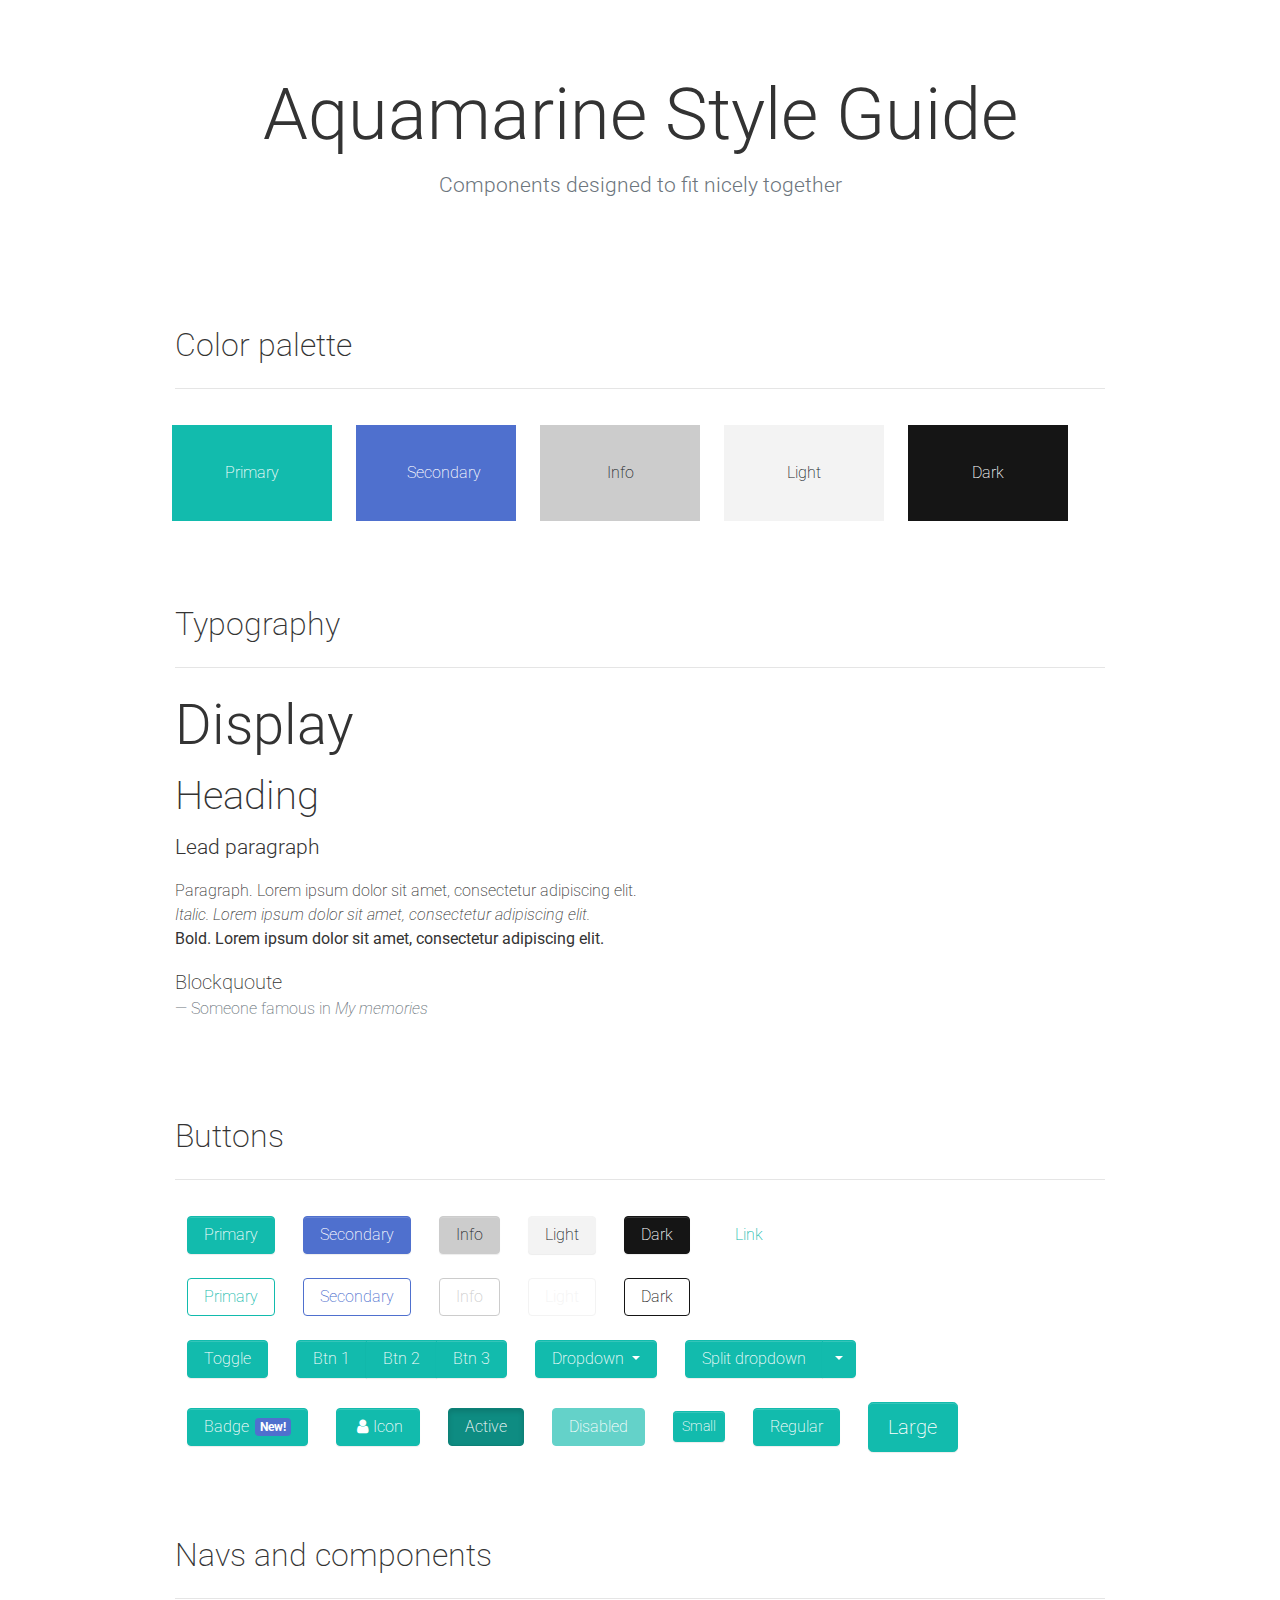
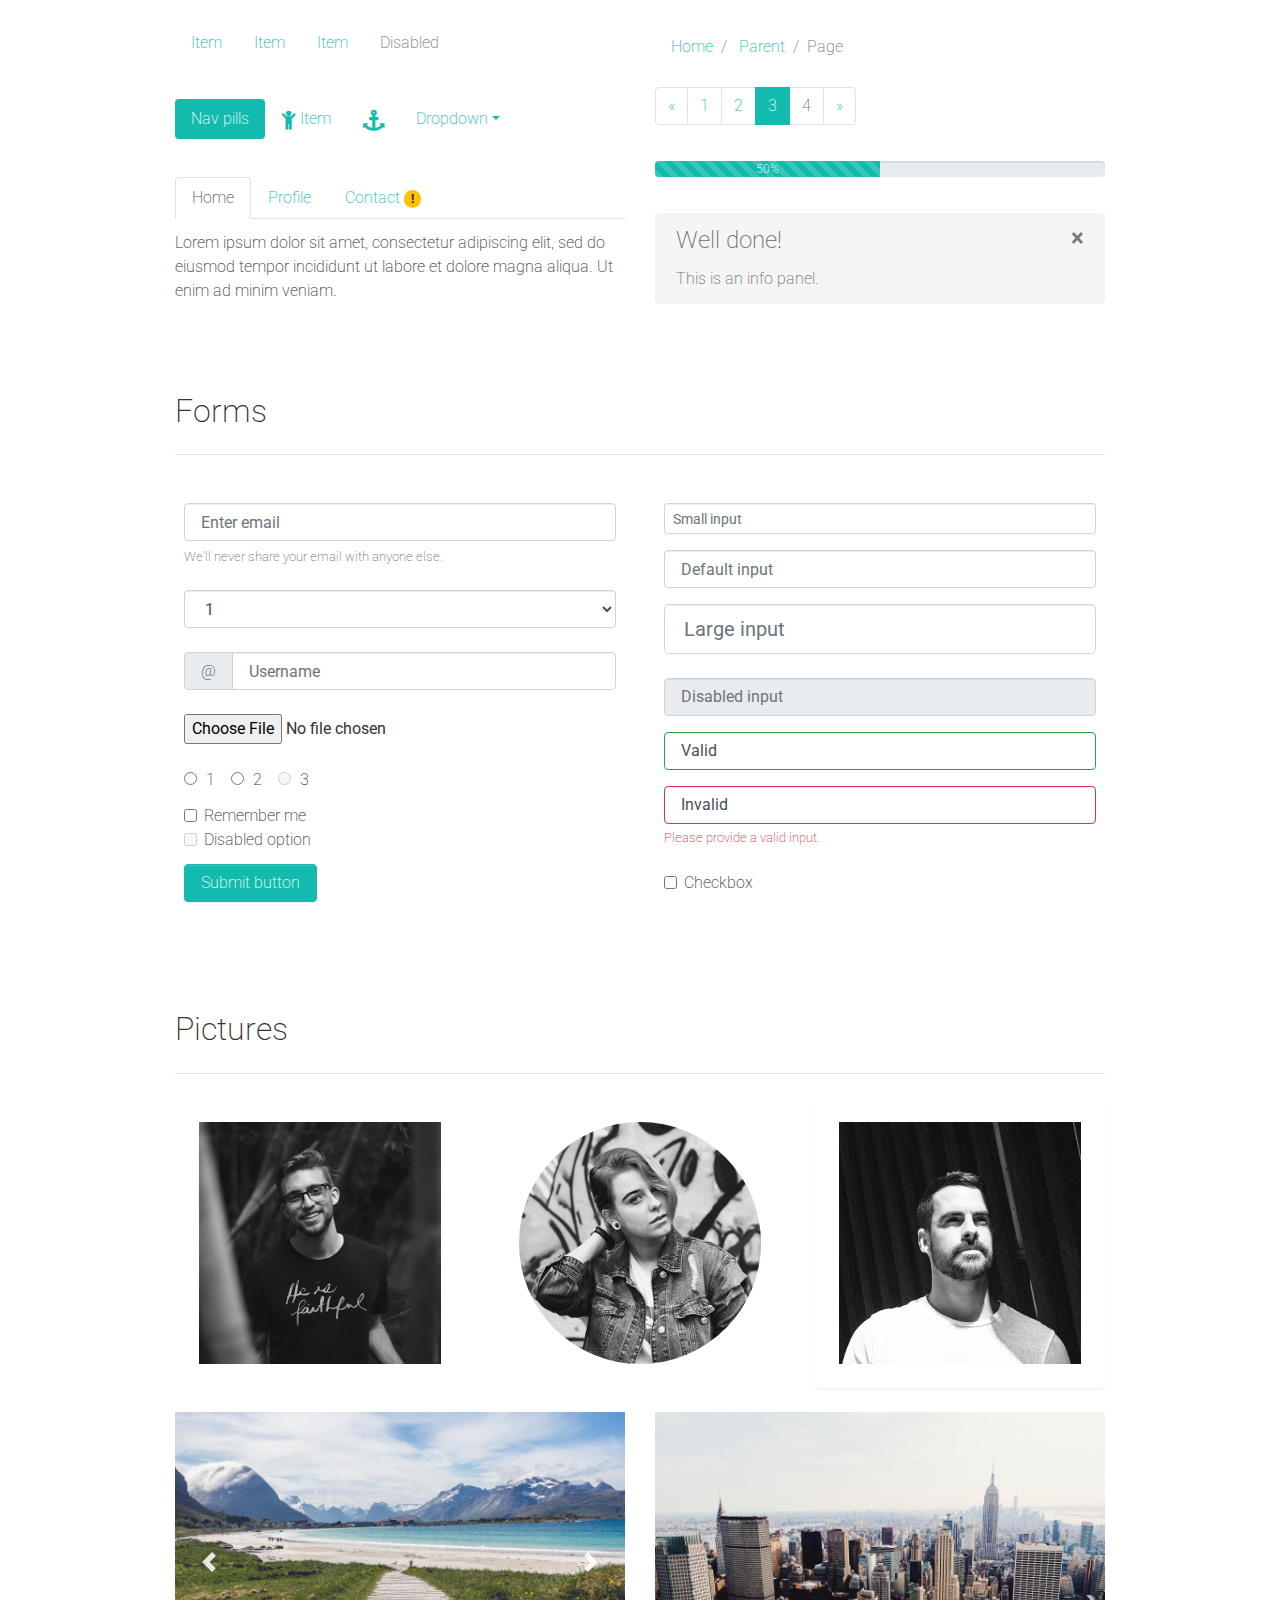
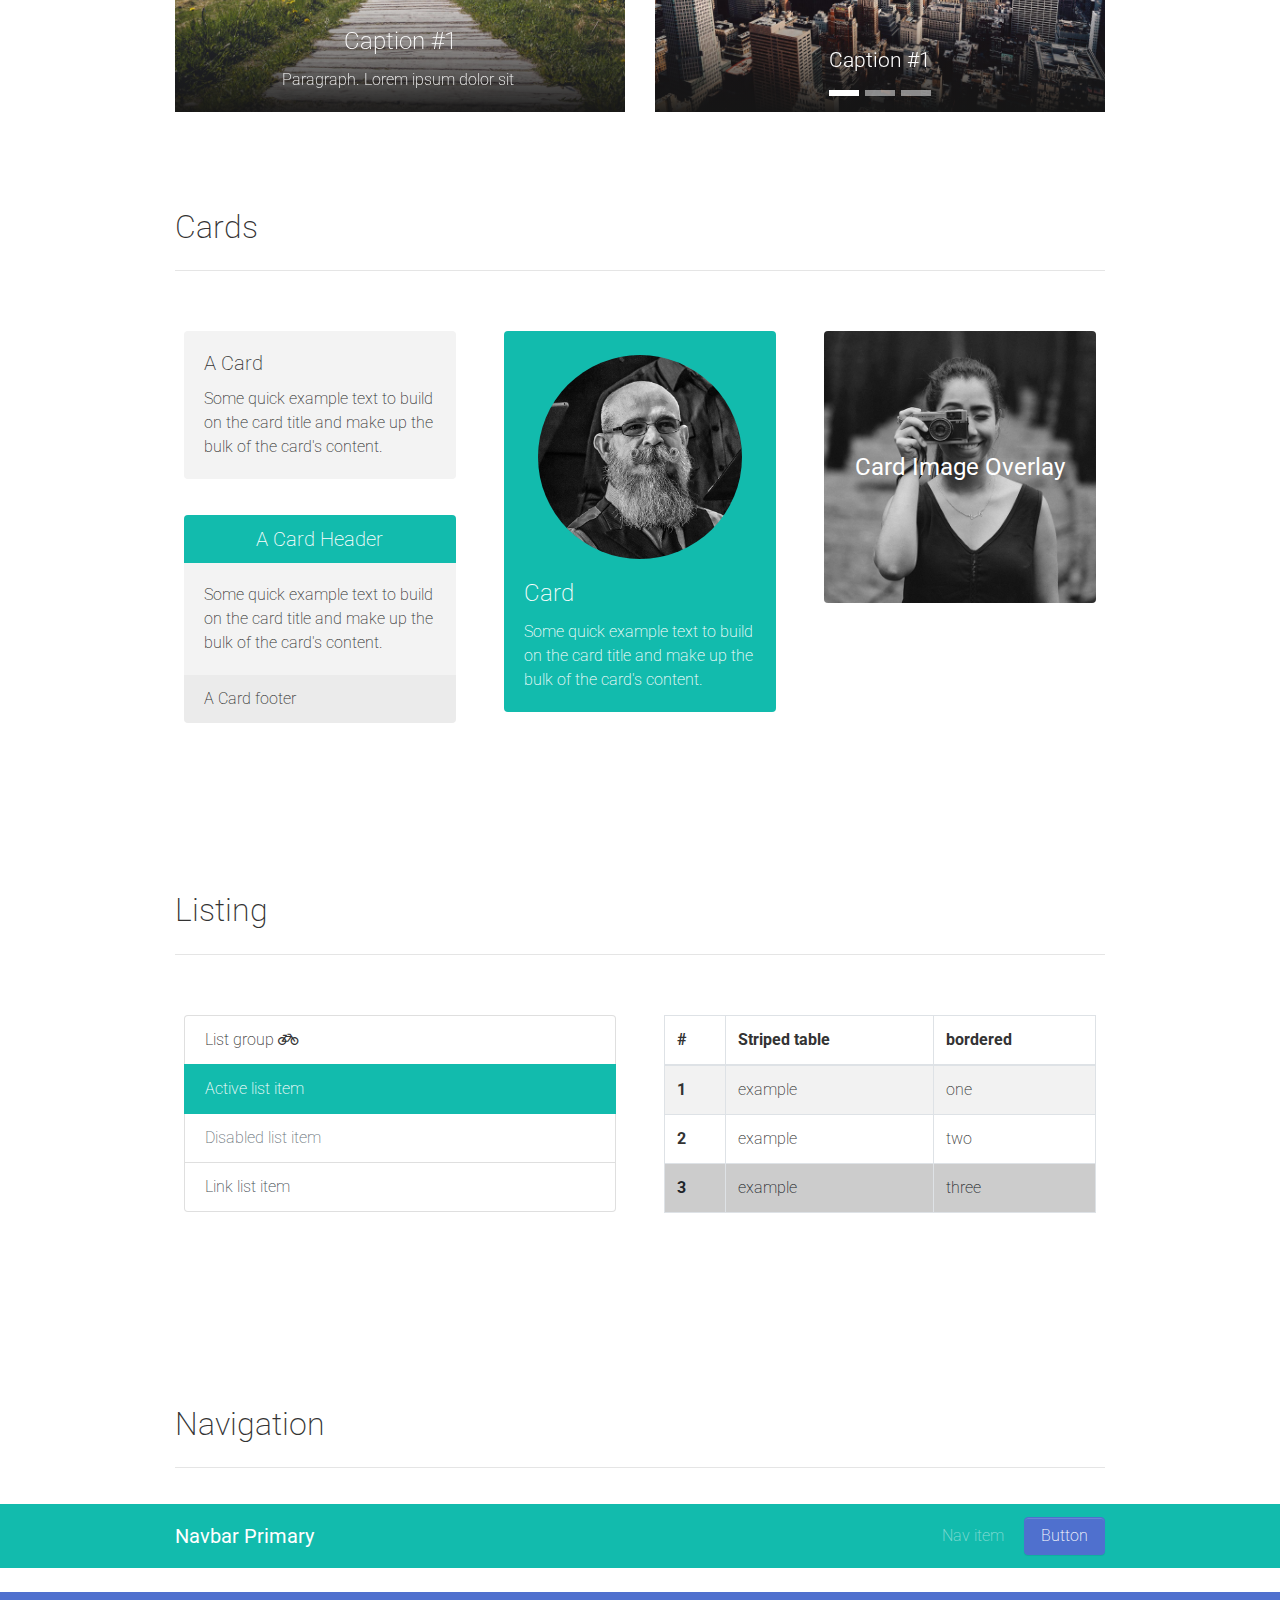
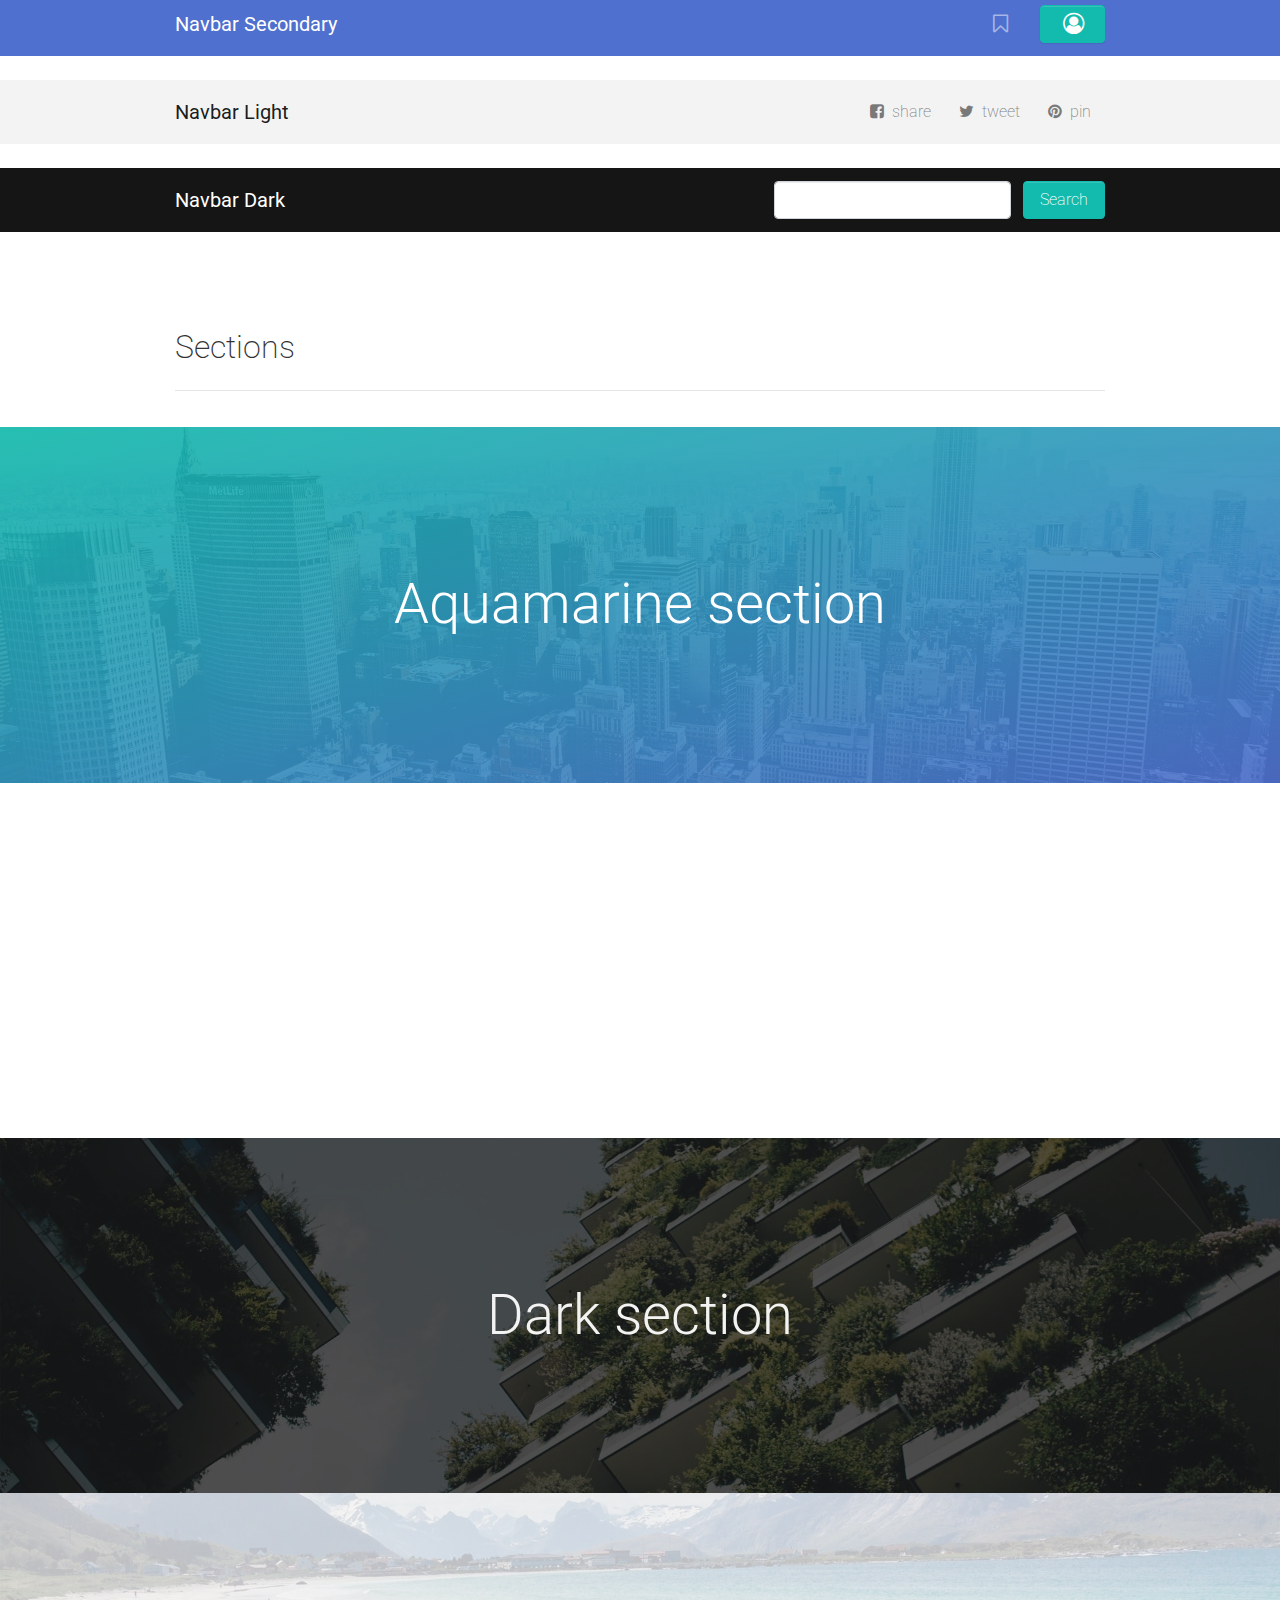
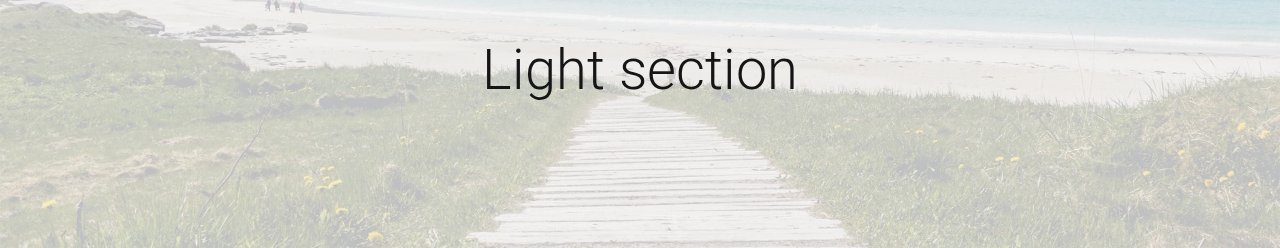
<file: service/client/static/styleguide.html>
<!DOCTYPE html>
<html>

<head>
  <meta charset="utf-8">
  <meta name="viewport" content="width=device-width, initial-scale=1">
  <!-- PAGE settings -->
  <link rel="icon" href="https://templates.pingendo.com/assets/Pingendo_favicon.ico">
  <title>Styleguide</title>
  <meta name="author" content="Pingendo">
  <!-- CSS dependencies -->
  <link rel="stylesheet" href="https://cdnjs.cloudflare.com/ajax/libs/font-awesome/4.7.0/css/font-awesome.min.css" type="text/css">
  <link rel="stylesheet" href="aquamarine.css" type="text/css"> </head>

<body>
  <div class="py-5 text-center">
    <div class="container">
      <div class="row">
        <div class="col-12">
          <h1 class="display-3 text-capitalize">aquamarine style guide</h1>
          <p class="lead text-muted">Components designed to fit nicely together </p>
        </div>
      </div>
    </div>
  </div>
  <div class="py-4">
    <div class="container">
      <div class="row">
        <div class="col-12">
          <h2>Color palette</h2>
          <hr>
          <div class="row text-center">
            <div class="col-md-2 bg-primary m-2">
              <p class="m-0 p-4">Primary</p>
            </div>
            <div class="col-md-2 bg-secondary m-2">
              <p class="m-0 p-4">Secondary</p>
            </div>
            <div class="col-md-2 bg-info m-2">
              <p class="m-0 p-4">Info</p>
            </div>
            <div class="col-md-2 bg-light m-2">
              <p class="m-0 p-4">Light</p>
            </div>
            <div class="col-md-2 bg-dark m-2">
              <p class="m-0 p-4">Dark</p>
            </div>
          </div>
        </div>
      </div>
    </div>
  </div>
  <div class="py-4">
    <div class="container">
      <div class="row">
        <div class="col-12">
          <h2>Typography</h2>
          <hr>
          <h1 class="display-4"> Display </h1>
          <h1>Heading</h1>
          <p class="lead">Lead paragraph </p>
          <p>Paragraph. Lorem ipsum dolor sit amet, consectetur adipiscing elit. <br><i>Italic. Lorem ipsum dolor sit amet, consectetur adipiscing elit.</i> <br><b>Bold. Lorem ipsum dolor sit amet, consectetur adipiscing elit.</b></p>
          <div class="blockquote">
            <p class="mb-0">Blockquoute</p>
            <div class="blockquote-footer">Someone famous in <cite>My memories</cite></div>
          </div>
        </div>
      </div>
    </div>
  </div>
  <div class="py-4">
    <div class="container">
      <div class="row">
        <div class="col-12">
          <h2>Buttons</h2>
          <hr> </div>
      </div>
      <div class="row">
        <div class="col-12"> <a class="btn btn-primary m-2" href="#">Primary</a> <a class="btn btn-secondary m-2" href="#">Secondary</a> <a class="btn btn-info m-2" href="#">Info</a> <a class="btn btn-light m-2" href="#">Light</a> <a class="btn btn-dark m-2" href="#">Dark</a>          <a class="btn btn-link m-2" href="#">Link</a> </div>
      </div>
      <div class="row">
        <div class="col-12"> <a class="btn btn-outline-primary m-2" href="#">Primary</a> <a class="btn btn-outline-secondary m-2" href="#">Secondary</a> <a class="btn btn-outline-info m-2" href="#">Info</a> <a class="btn btn-outline-light m-2" href="#">Light</a> <a class="btn btn-outline-dark m-2"
            href="#">Dark</a> </div>
      </div>
      <div class="row">
        <div class="col-12"> <a class="btn btn-primary m-2" href="" aria-pressed="false" autocomplete="off" data-toggle="button">Toggle</a>
          <div class="btn-group m-2"> <a href="#" class="btn btn-primary">Btn 1</a> <a href="#" class="btn btn-primary">Btn 2</a> <a href="#" class="btn btn-primary">Btn 3</a> </div>
          <div class="btn-group m-2"> <button class="btn btn-primary dropdown-toggle" data-toggle="dropdown">Dropdown </button>
            <div class="dropdown-menu">
              <h6 class="dropdown-header">Dropdown header</h6> <a class="dropdown-item" href="#">Option 1</a> <a class="dropdown-item" href="#">Option 2</a> <a class="dropdown-item disabled" href="#">Disabled option</a>
              <div class="dropdown-divider"></div> <a class="dropdown-item" href="#">Separated link</a> </div>
          </div>
          <div class="btn-group m-2"> <button type="button" class="btn btn-primary" href="#">Split dropdown</button> <button type="button" class="btn dropdown-toggle dropdown-toggle-split btn-primary" data-toggle="dropdown" aria-expanded="false" aria-haspopup="true"></button>
            <div
              class="dropdown-menu"> <a class="dropdown-item" href="#">Action</a> <a class="dropdown-item" href="#">Another action</a> <a class="dropdown-item" href="#">Something else here</a>
              <div class="dropdown-divider"></div> <a class="dropdown-item" href="#">Separated link</a> </div>
        </div>
      </div>
    </div>
    <div class="row">
      <div class="col-12"> <a class="btn btn-primary m-2" href="">Badge<span class="badge badge-secondary ml-1">New!</span></a> <a class="btn btn-primary m-2" href="#"><i class="fa fa-user fa-fw"></i>Icon</a> <a class="btn active btn-primary m-2" href="">Active</a> <a class="btn disabled btn-primary m-2"
          href="">Disabled</a> <a class="btn btn-sm btn-primary m-2" href="">Small</a> <a class="btn btn-primary m-2" href="">Regular</a> <a class="btn btn-lg btn-primary m-2" href="">Large</a> </div>
    </div>
  </div>
  </div>
  <div class="py-4">
    <div class="container">
      <div class="row">
        <div class="col-12">
          <h2>Navs and components</h2>
          <hr> </div>
      </div>
      <div class="row">
        <div class="col-md-6">
          <ul class="nav">
            <li class="nav-item"> <a class="nav-link" href="#">Item</a> </li>
            <li class="nav-item"> <a class="nav-link" href="#">Item</a> </li>
            <li class="nav-item"> <a href="#" class="nav-link">Item</a> </li>
            <li class="nav-item"> <a class="nav-link disabled" href="#">Disabled</a> </li>
          </ul>
          <ul class="nav nav-pills my-4">
            <li class="nav-item"> <a href="#" class="nav-link active">Nav pills</a> </li>
            <li class="nav-item"> <a class="nav-link" href="#"><i class="fa fa-lg fa-child"></i> Item</a> </li>
            <li class="nav-item"> <a class="nav-link" href="#"><i class="fa fa-lg fa-anchor mt-1"></i></a> </li>
            <li class="nav-item dropdown"> <a class="nav-link dropdown-toggle" data-toggle="dropdown" href="#" role="button" aria-haspopup="true" aria-expanded="false">Dropdown</a>
              <div class="dropdown-menu"> <a class="dropdown-item" href="#">Option 1</a> <a class="dropdown-item" href="#">Option 2</a>
                <div class="dropdown-divider"></div> <a class="dropdown-item" href="#">Separated link</a> </div>
            </li>
          </ul>
          <ul class="nav nav-tabs">
            <li class="nav-item"> <a href="#home" class="nav-link active" aria-controls="home" aria-selected="true" data-toggle="tab" id="home-tab" role="tab">Home</a> </li>
            <li class="nav-item"> <a class="nav-link" href="#profile" aria-controls="profile" aria-selected="false" data-toggle="tab" id="profile-tab" role="tab">Profile</a> </li>
            <li class="nav-item"> <a href="#contact" class="nav-link" aria-controls="contact" aria-selected="false" data-toggle="tab" id="contact-tab" role="tab">Contact <span class="badge badge-pill badge-warning">!</span></a> </li>
          </ul>
          <div class="tab-content my-2" id="myTabContent">
            <div class="tab-pane fade show active" id="home" role="tabpanel" aria-labelledby="home-tab">Lorem ipsum dolor sit amet, consectetur adipiscing elit, sed do eiusmod tempor incididunt ut labore et dolore magna aliqua. Ut enim ad minim veniam.</div>
            <div class="tab-pane fade" id="profile" role="tabpanel" aria-labelledby="profile-tab">Quis nostrud exercitation ullamco laboris nisi ut aliquip ex ea commodo consequat. Duis aute irure dolor in reprehenderit in voluptate velit esse cillum dolore eu fugiat nulla pariatur.</div>
            <div class="tab-pane fade" id="contact" role="tabpanel"
              aria-labelledby="contact-tab">Excepteur sint occaecat cupidatat non proident, sunt in culpa qui officia deserunt mollit anim id est laborum. Consectetur adipiscing elit, sed do eiusmod tempor incididunt. </div>
          </div>
        </div>
        <div class="col-md-6">
          <ul class="breadcrumb">
            <li class="breadcrumb-item"> <a href="#">Home</a> </li>
            <li class="breadcrumb-item"> <a href="#">Parent</a> </li>
            <li class="breadcrumb-item active">Page</li>
          </ul>
          <ul class="pagination">
            <li class="page-item"> <a class="page-link" href="#" aria-label="Previous"> <span aria-hidden="true">«</span> <span class="sr-only">Previous</span> </a> </li>
            <li class="page-item"> <a class="page-link" href="#">1</a> </li>
            <li class="page-item"> <a class="page-link" href="#">2</a> </li>
            <li class="page-item active"> <a class="page-link" href="#">3</a> </li>
            <li class="page-item disabled"> <a class="page-link" href="#">4</a> </li>
            <li class="page-item"> <a class="page-link" href="#" aria-label="Next"> <span aria-hidden="true">»</span> <span class="sr-only">Next</span> </a> </li>
          </ul>
          <div class="progress my-4">
            <div class="progress-bar progress-bar-striped" role="progressbar" style="width: 50%" aria-valuenow="50" aria-valuemin="0" aria-valuemax="100">50%</div>
          </div>
          <div class="alert alert-info" role="alert"> <button type="button" class="close" data-dismiss="alert" aria-label="Close">×</button>
            <h4 class="alert-heading">Well done! </h4>
            <p class="mb-0">This is an info panel.</p>
          </div>
        </div>
      </div>
    </div>
  </div>
  <div class="py-4">
    <div class="container">
      <div class="row">
        <div class="col-12">
          <h2>Forms</h2>
          <hr> </div>
      </div>
      <div class="row">
        <div class="col-md-6 p-3">
          <form method="post" action="">
            <div class="form-group mb-1"> <input type="email" name="email" class="form-control" placeholder="Enter email"> </div> <small id="emailHelp" class="form-text text-muted">We'll never share your email with anyone else.</small>
            <div class="form-group my-3"><select class="form-control"><option value="1">1</option><option value="2">2</option><option value="3">3</option></select></div>
            <div class="form-group my-3">
              <div class="input-group">
                <div class="input-group-prepend"><span class="input-group-text" id="basic-addon1">@</span></div> <input type="text" class="form-control" id="inlineFormInputGroup" placeholder="Username"> </div>
            </div>
            <div class="form-group my-3"> <input type="file" class="form-control-file" id="exampleFormControlFile1"> </div>
            <div class="form-check form-check-inline"> <label class="form-check-label">
                <input class="form-check-input" type="radio" value="option1" id="inlineRadio1" name="inlineRadioOptions"> 1
              </label> </div>
            <div class="form-check form-check-inline"> <label class="form-check-label">
                <input class="form-check-input" type="radio" value="option2" id="inlineRadio2" name="inlineRadioOptions"> 2
              </label> </div>
            <div class="form-check form-check-inline disabled"> <label class="form-check-label">
                <input class="form-check-input" type="radio" name="inlineRadioOptions" id="inlineRadio3" value="option3" disabled=""> 3
              </label> </div>
            <div class="form-check mt-2"> <input class="form-check-input" type="checkbox" id="exampleCheck1" value="on"><label class="form-check-label" for="exampleCheck1">Remember me</label></div>
            <div class="form-check disabled"> <label class="form-check-label"> <input class="form-check-input" type="checkbox" value="" disabled=""> Disabled option </label> </div> <button type="submit" class="btn btn-primary my-2">Submit button</button> </form>
        </div>
        <div class="col-md-6 p-3">
          <form class="" method="post" action="">
            <div class="form-group"> <input type="email" class="form-control form-control-sm" placeholder="Small input" name="email"> </div>
            <div class="form-group"> <input type="email" class="form-control" name="email" placeholder="Default input"> </div>
            <div class="form-group"> <input type="text" class="form-control form-control-lg" placeholder="Large input"> </div>
          </form>
          <form class="my-3" method="post" action="">
            <div class="form-group"> <input type="text" class="form-control" placeholder="Disabled input" id="disabledTextInput" disabled=""> </div>
            <div class="form-group"> <input type="text" class="form-control is-valid" placeholder="First name" id="validationServer01" required="" value="Valid"> </div>
            <div class="form-group"> <input type="text" class="form-control is-invalid" placeholder="First name" id="validationServer01" required="" value="Invalid">
              <div class="invalid-feedback">Please provide a valid input.</div>
            </div>
          </form>
          <form>
            <div class="form-group">
              <div class="form-check"> <input class="form-check-input" type="checkbox" id="exampleCheck1" value="on"><label class="form-check-label" for="exampleCheck1">Checkbox</label></div>
            </div>
          </form>
        </div>
      </div>
    </div>
  </div>
  <div class="py-4">
    <div class="container">
      <div class="row">
        <div class="col-md-12">
          <h2>Pictures</h2>
          <hr> </div>
      </div>
      <div class="row text-center">
        <div class="col-md-4"> <img class="img-fluid p-3" src="assets/styleguide/people_1.jpg" alt="Card image"> </div>
        <div class="col-md-4"> <img class="img-fluid rounded-circle p-3" src="assets/styleguide/people_2.jpg" alt="Card image"> </div>
        <div class="col-md-4"> <img class="img-fluid img-thumbnail p-3" src="assets/styleguide/people_3.jpg" alt="Card image"> </div>
      </div>
      <div class="row">
        <div class="col-md-6">
          <div class="carousel slide my-3" data-ride="carousel" id="carousel-1">
            <div class="carousel-inner" role="listbox">
              <div class="carousel-item active"> <img class="d-block img-fluid" src="assets/styleguide/cover_2.jpg" data-holder-rendered="true">
                <div class="carousel-caption">
                  <h4>Caption #1</h4>
                  <p class="mb-0">Paragraph. Lorem ipsum dolor sit&nbsp;</p>
                </div>
              </div>
              <div class="carousel-item"> <img class="d-block img-fluid" src="assets/styleguide/cover_3.jpg" data-holder-rendered="true">
                <div class="carousel-caption">
                  <h4>Caption #2</h4>
                  <p class="mb-0">Paragraph. Lorem ipsum dolor sit&nbsp;</p>
                </div>
              </div>
            </div> <a class="carousel-control-prev" role="#carousel-1" data-slide="prev" href="#carousel-1"> <span class="carousel-control-prev-icon" aria-hidden="true"></span> <span class="sr-only">Previous</span> </a> <a class="carousel-control-next" role="button"
              data-slide="next" href="#carousel-1"> <span class="carousel-control-next-icon" aria-hidden="true"></span> <span class="sr-only">Next</span> </a> </div>
        </div>
        <div class="col-md-6">
          <div class="carousel slide my-3" data-ride="carousel" id="carousel-2" data-interval="5000">
            <ol class="carousel-indicators">
              <li data-target="#carousel-2" data-slide-to="0" class="active">&nbsp;</li>
              <li data-target="#carousel-2" data-slide-to="1">&nbsp;</li>
              <li data-target="#carousel-2" data-slide-to="2">&nbsp;</li>
            </ol>
            <div class="carousel-inner" role="listbox">
              <div class="carousel-item active"> <img class="d-block img-fluid" src="assets/styleguide/cover_1.jpg" data-holder-rendered="true">
                <div class="carousel-caption">
                  <p class="lead">Caption #1</p>
                </div>
              </div>
              <div class="carousel-item"> <img class="d-block img-fluid" src="assets/styleguide/cover_4.jpg" data-holder-rendered="true">
                <div class="carousel-caption">
                  <p class="lead">Caption #2</p>
                </div>
              </div>
            </div>
          </div>
        </div>
      </div>
    </div>
  </div>
  <div class="py-4">
    <div class="container">
      <div class="row">
        <div class="col-12">
          <h2>Cards</h2>
          <hr class="mb-4"> </div>
      </div>
      <div class="row">
        <div class="col-md-4 p-3">
          <div class="card">
            <div class="card-body">
              <h5>A Card</h5>
              <p class="card-text">Some quick example text to build on the card title and make up the bulk of the card's content.</p>
            </div>
          </div>
          <div class="card my-4">
            <div class="card-header bg-primary">
              <h5 class="mb-0 text-center">A Card Header</h5>
            </div>
            <div class="card-body">
              <p class="card-text">Some quick example text to build on the card title and make up the bulk of the card's content.</p>
            </div>
            <div class="card-footer">A Card footer</div>
          </div>
        </div>
        <div class="col-md-4 p-3">
          <div class="bg-primary card"> <img class="img-fluid rounded-circle w-75 mx-auto mt-3" src="assets/styleguide/people_5.jpg" alt="Card image">
            <div class="card-body">
              <h4 class="card-title">Card</h4>
              <p class="card-text">Some quick example text to build on the card title and make up the bulk of the card's content.</p>
            </div>
          </div>
        </div>
        <div class="col-md-4 p-3">
          <div class="card">
            <div class="card-img-overlay align-items-center d-flex">
              <h4 class="w-100 text-center mb-0 text-white"><b>Card Image Overlay</b></h4>
            </div> <img class="img-fluid w-100 rounded" src="assets/styleguide/people_6.jpg" alt="Card image"> </div>
        </div>
      </div>
    </div>
  </div>
  <div class="py-5">
    <div class="container">
      <div class="row">
        <div class="col-12">
          <h2>Listing</h2>
          <hr class="mb-4"> </div>
      </div>
      <div class="row">
        <div class="col-md-6 p-3">
          <ul class="list-group">
            <li class="list-group-item">List group <i class="fa fa-fw fa-bicycle"></i> </li>
            <li class="list-group-item active"> Active list item</li>
            <li class="list-group-item disabled">Disabled list item</li> <a href="#" class="list-group-item list-group-item-action">Link list item</a> </ul>
        </div>
        <div class="col-md-6 p-3">
          <table class="table table-hover table-striped table-bordered">
            <thead class="thead-inverse">
              <tr>
                <th scope="col">#</th>
                <th scope="col">Striped table</th>
                <th scope="col">bordered</th>
              </tr>
            </thead>
            <tbody>
              <tr>
                <th scope="row">1</th>
                <td>example</td>
                <td>one</td>
              </tr>
              <tr>
                <th scope="row">2</th>
                <td>example</td>
                <td>two</td>
              </tr>
              <tr class="bg-info">
                <th scope="row">3</th>
                <td>example</td>
                <td>three</td>
              </tr>
            </tbody>
          </table>
        </div>
      </div>
    </div>
  </div>
  <div class="pt-5">
    <div class="container">
      <div class="row">
        <div class="col-12">
          <h2>Navigation</h2>
          <hr class="mb-4"> </div>
      </div>
    </div>
  </div>
  <nav class="navbar navbar-expand-md navbar-dark bg-primary">
    <div class="container"> <a class="navbar-brand" href="#"><b>Navbar Primary&nbsp;</b></a> <button class="navbar-toggler navbar-toggler-right" type="button" data-toggle="collapse" data-target="#navbarPrimarySupportedContent" aria-controls="navbar2SupportedContent" aria-expanded="false"
        aria-label="Toggle navigation">
      <span class="navbar-toggler-icon"></span> </button>
      <div class="collapse navbar-collapse text-center justify-content-end" id="navbarPrimarySupportedContent">
        <ul class="navbar-nav">
          <li class="nav-item"> <a class="nav-link" href="#"> Nav item</a> </li>
        </ul> <a class="btn navbar-btn ml-2 btn-secondary" href="#"> Button</a> </div>
    </div>
  </nav>
  <nav class="navbar navbar-expand-md navbar-dark bg-secondary my-3">
    <div class="container"> <a class="navbar-brand" href="#"><b>Navbar Secondary</b></a> <button class="navbar-toggler navbar-toggler-right" type="button" data-toggle="collapse" data-target="#navbarSecondarySupportedContent" aria-controls="navbar2SupportedContent" aria-expanded="false"
        aria-label="Toggle navigation">
      <span class="navbar-toggler-icon"></span> </button>
      <div class="collapse navbar-collapse text-center justify-content-end" id="navbarSecondarySupportedContent">
        <ul class="navbar-nav">
          <li class="nav-item mx-2"> <a class="nav-link" href="#"><i class="fa d-inline fa-lg fa-bookmark-o"></i></a> </li>
        </ul> <a class="btn navbar-btn ml-2 text-white btn-primary" href="#"><i class="fa d-inline fa-lg fa-user-circle-o ml-1"></i>&nbsp;</a> </div>
    </div>
  </nav>
  <nav class="navbar navbar-expand-md my-3 navbar-light bg-light">
    <div class="container"> <a class="navbar-brand" href="#"><b>Navbar Light</b></a> <button class="navbar-toggler navbar-toggler-right" type="button" data-toggle="collapse" data-target="#navbarLightSupportedContent" aria-controls="navbar2SupportedContent" aria-expanded="false"
        aria-label="Toggle navigation">
      <span class="navbar-toggler-icon"></span> </button>
      <div class="collapse navbar-collapse text-center justify-content-end" id="navbarLightSupportedContent">
        <ul class="navbar-nav">
          <li class="nav-item mx-1"> <a class="nav-link" href="#"><i class="fa d-inline fa-facebook-square"></i>&nbsp; share</a> </li>
          <li class="nav-item mx-1"> <a class="nav-link" href="#"><i class="fa d-inline fa-twitter"></i>&nbsp; tweet</a> </li>
          <li class="nav-item mx-1"> <a class="nav-link" href="#"><i class="fa d-inline fa-pinterest"></i>&nbsp; pin</a> </li>
        </ul>
      </div>
    </div>
  </nav>
  <nav class="navbar navbar-expand-md my-3 navbar-dark bg-dark">
    <div class="container"> <a class="navbar-brand" href="#"><b>Navbar Dark</b></a> <button class="navbar-toggler navbar-toggler-right" type="button" data-toggle="collapse" data-target="#navbarDarkSupportedContent" aria-controls="navbar2SupportedContent" aria-expanded="false"
        aria-label="Toggle navigation">
      <span class="navbar-toggler-icon"></span> </button>
      <div class="collapse navbar-collapse text-center justify-content-end" id="navbarDarkSupportedContent">
        <ul class="navbar-nav"></ul>
        <form class="form-inline my-2 my-lg-0"> <input class="form-control mr-sm-2" type="text" placeholder="Search"> <button class="btn my-2 my-sm-0 btn-primary" type="submit">Search</button> </form>
      </div>
    </div>
  </nav>
  <div class="pt-5">
    <div class="container">
      <div class="row">
        <div class="col-md-12">
          <h2>Sections</h2>
          <hr class="mb-4"> </div>
      </div>
    </div>
  </div>
  <div class="py-5 text-center section-aquamarine" style="background-image: url(&quot;assets/styleguide/cover_1.jpg&quot;);">
    <div class="container py-5">
      <div class="row">
        <div class="col-md-12">
          <h1 class="display-4 mb-0">Aquamarine section</h1>
        </div>
      </div>
    </div>
  </div>
  <div class="py-5 text-center section-parallax" style="background-image: url(&quot;assets/styleguide/cover_4.jpg&quot;);">
    <div class="container py-5">
      <div class="row">
        <div class="col-md-6 mx-auto">
          <h1 class="display-4 mb-0 text-white">Parallax</h1>
        </div>
      </div>
    </div>
  </div>
  <div class="py-5 text-center section-dark" style="background-image: url(&quot;assets/styleguide/cover_3.jpg&quot;);">
    <div class="container py-5">
      <div class="row">
        <div class="col-md-12">
          <h1 class="display-4 mb-0">Dark section</h1>
        </div>
      </div>
    </div>
  </div>
  <div class="py-5 text-center section-light" style="background-image: url(&quot;assets/styleguide/cover_2.jpg&quot;);">
    <div class="container py-5">
      <div class="row">
        <div class="col-md-12">
          <h1 class="display-4 mb-0">Light section</h1>
        </div>
      </div>
    </div>
  </div>
  <script src="http://code.jquery.com/jquery-3.2.1.js" integrity="sha256-DZAnKJ/6XZ9si04Hgrsxu/8s717jcIzLy3oi35EouyE=" crossorigin="anonymous"></script>
  <script src="https://cdnjs.cloudflare.com/ajax/libs/popper.js/1.12.9/umd/popper.min.js" integrity="sha384-ApNbgh9B+Y1QKtv3Rn7W3mgPxhU9K/ScQsAP7hUibX39j7fakFPskvXusvfa0b4Q" crossorigin="anonymous"></script>
  <script src="https://maxcdn.bootstrapcdn.com/bootstrap/4.0.0/js/bootstrap.min.js" integrity="sha384-JZR6Spejh4U02d8jOt6vLEHfe/JQGiRRSQQxSfFWpi1MquVdAyjUar5+76PVCmYl" crossorigin="anonymous"></script>



  <script src="https://code.jquery.com/jquery-3.3.1.min.js"></script>
  <script src="https://cdnjs.cloudflare.com/ajax/libs/popper.js/1.14.3/umd/popper.min.js" integrity="sha384-ZMP7rVo3mIykV+2+9J3UJ46jBk0WLaUAdn689aCwoqbBJiSnjAK/l8WvCWPIPm49" crossorigin="anonymous"></script>
  <script src="https://stackpath.bootstrapcdn.com/bootstrap/4.1.3/js/bootstrap.min.js" integrity="sha384-ChfqqxuZUCnJSK3+MXmPNIyE6ZbWh2IMqE241rYiqJxyMiZ6OW/JmZQ5stwEULTy" crossorigin="anonymous"></script>
</body>

</html>
</file>
